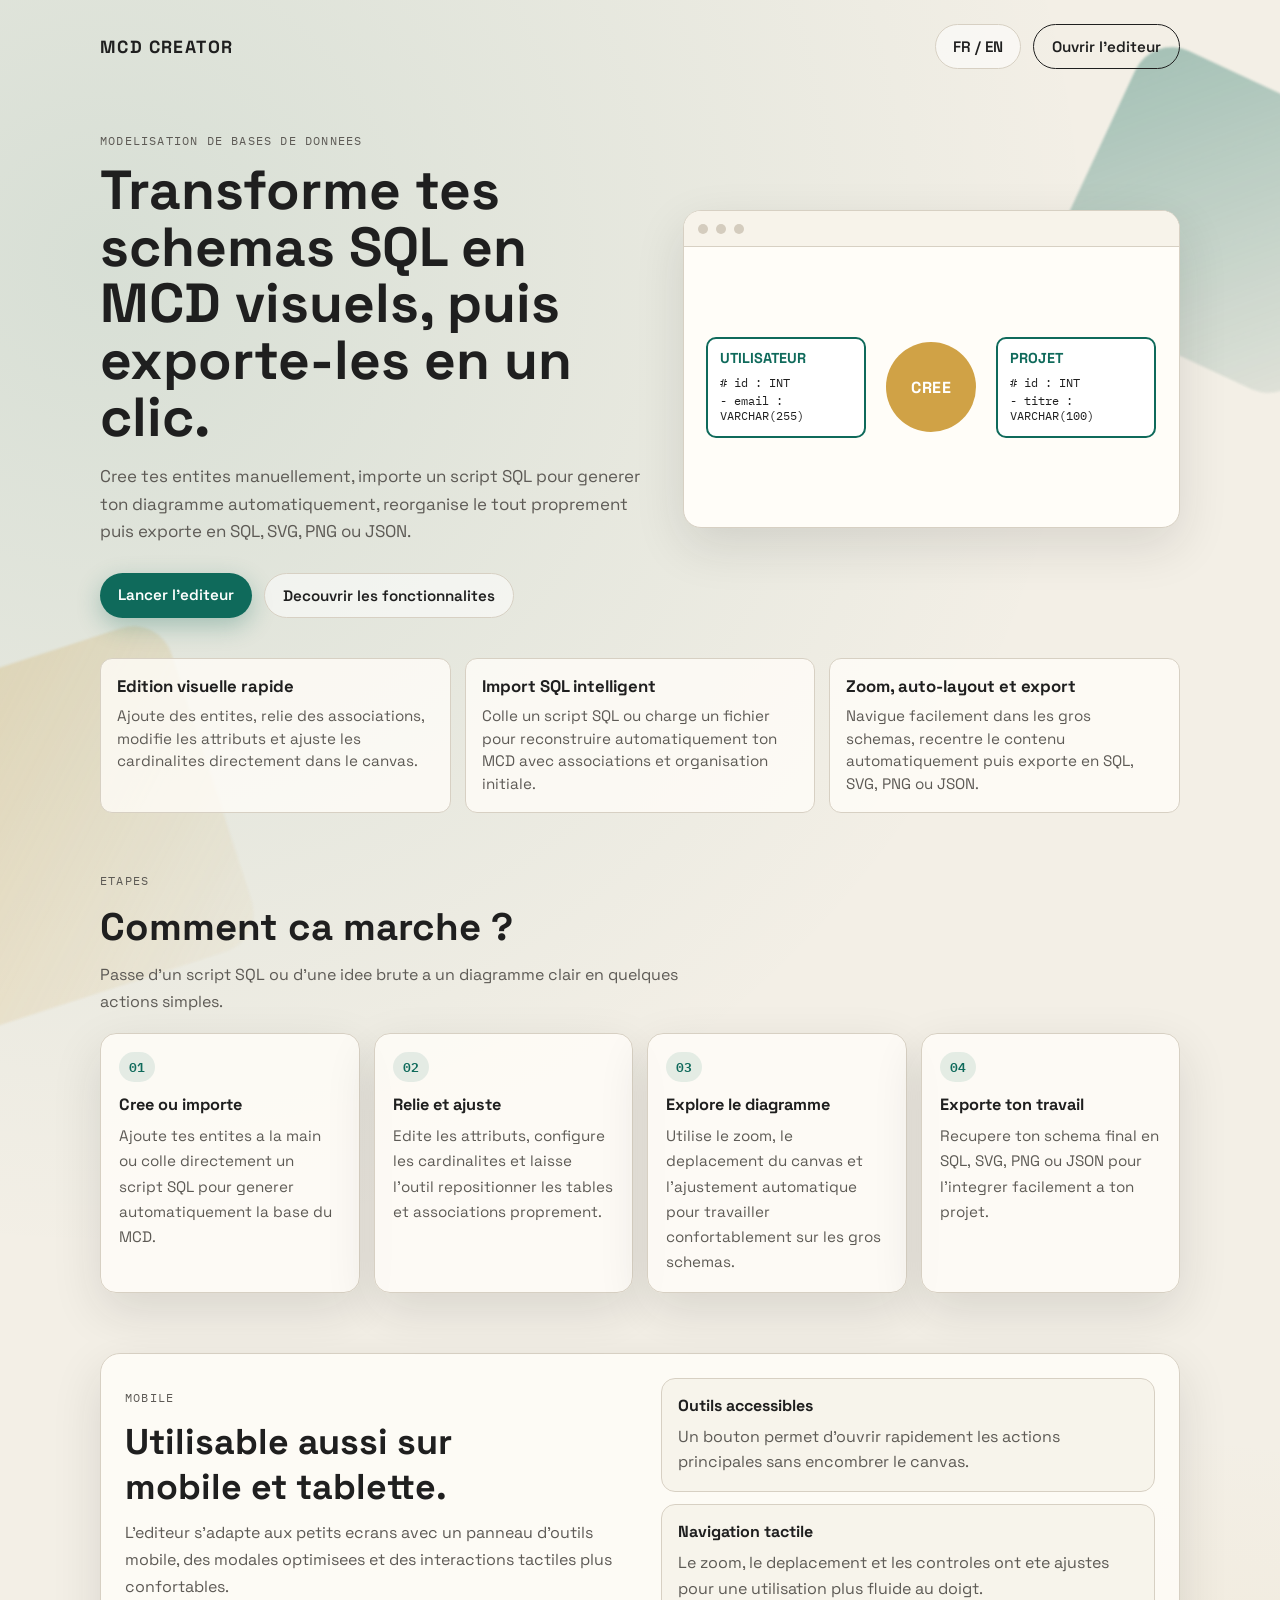
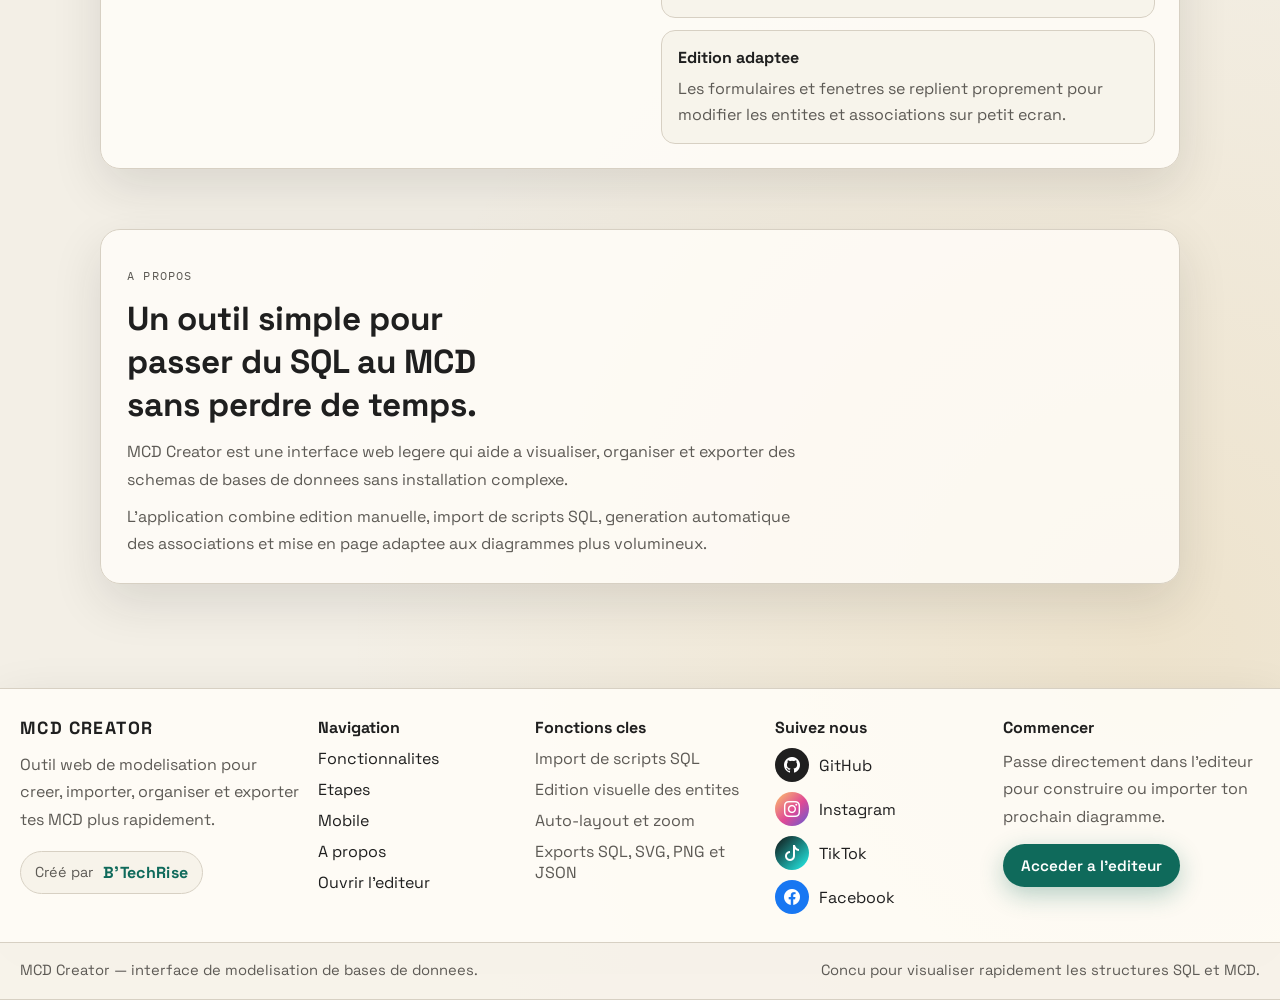
<file: index.html>
<!DOCTYPE html>
<html lang="fr">
<head>
  <meta charset="UTF-8">
  <meta name="viewport" content="width=device-width, initial-scale=1.0">
  <title>MCD Creator - Accueil</title>
  <link rel="preconnect" href="https://fonts.googleapis.com">
  <link rel="preconnect" href="https://fonts.gstatic.com" crossorigin>
  <link href="https://fonts.googleapis.com/css2?family=Space+Grotesk:wght@400;500;700&family=IBM+Plex+Mono:wght@400;600&display=swap" rel="stylesheet">
  <link rel="stylesheet" href="https://cdn.jsdelivr.net/npm/bootstrap-icons@1.11.3/font/bootstrap-icons.min.css">
  <link rel="stylesheet" href="landing.css">
</head>
<body>
  <div class="bg-shape shape-a"></div>
  <div class="bg-shape shape-b"></div>

  <header class="topbar">
    <div class="brand">MCD Creator</div>
    <div class="topbar-actions">
      <button id="lang-toggle" class="btn btn-ghost btn-lang" type="button">FR / EN</button>
      <a class="btn btn-outline" href="editor.html" data-i18n="openEditor">Ouvrir l'editeur</a>
    </div>
  </header>

  <main class="hero">
    <section class="hero-content">
      <p class="eyebrow" data-i18n="eyebrow">Modelisation de bases de donnees</p>
      <h1 data-i18n="heroTitle">Transforme tes schemas SQL en MCD visuels, puis exporte-les en un clic.</h1>
      <p class="lead" data-i18n="heroLead">
        Cree tes entites manuellement, importe un script SQL pour generer ton diagramme automatiquement, reorganise le tout proprement puis exporte en SQL, SVG, PNG ou JSON.
      </p>
      <div class="hero-actions">
        <a class="btn btn-primary" href="editor.html" data-i18n="launchEditor">Lancer l'editeur</a>
        <a class="btn btn-ghost" href="#features" data-i18n="discoverFeatures">Decouvrir les fonctionnalites</a>
      </div>
    </section>

    <section class="mockup" aria-label="Apercu du projet">
      <div class="mockup-header">
        <span></span><span></span><span></span>
      </div>
      <div class="mockup-body">
        <div class="mock-card">
          <h3 data-i18n="mockUser">UTILISATEUR</h3>
          <p># id : INT</p>
          <p>- email : VARCHAR(255)</p>
        </div>
        <div class="mock-diamond" data-i18n="mockRelation">CREE</div>
        <div class="mock-card">
          <h3 data-i18n="mockProject">PROJET</h3>
          <p># id : INT</p>
          <p data-i18n="mockProjectField">- titre : VARCHAR(100)</p>
        </div>
      </div>
    </section>
  </main>

  <section id="features" class="features">
    <article>
      <h2 data-i18n="feature1Title">Edition visuelle rapide</h2>
      <p data-i18n="feature1Text">Ajoute des entites, relie des associations, modifie les attributs et ajuste les cardinalites directement dans le canvas.</p>
    </article>
    <article>
      <h2 data-i18n="feature2Title">Import SQL intelligent</h2>
      <p data-i18n="feature2Text">Colle un script SQL ou charge un fichier pour reconstruire automatiquement ton MCD avec associations et organisation initiale.</p>
    </article>
    <article>
      <h2 data-i18n="feature3Title">Zoom, auto-layout et export</h2>
      <p data-i18n="feature3Text">Navigue facilement dans les gros schemas, recentre le contenu automatiquement puis exporte en SQL, SVG, PNG ou JSON.</p>
    </article>
  </section>

  <section id="steps" class="steps">
    <div class="steps-intro">
      <p class="eyebrow" data-i18n="stepsEyebrow">Etapes</p>
      <h2 data-i18n="stepsTitle">Comment ca marche ?</h2>
      <p class="steps-lead" data-i18n="stepsLead">Passe d'un script SQL ou d'une idee brute a un diagramme clair en quelques actions simples.</p>
    </div>

    <div class="steps-grid">
      <article class="step-card">
        <span class="step-index">01</span>
        <h3 data-i18n="step1Title">Cree ou importe</h3>
        <p data-i18n="step1Text">Ajoute tes entites a la main ou colle directement un script SQL pour generer automatiquement la base du MCD.</p>
      </article>
      <article class="step-card">
        <span class="step-index">02</span>
        <h3 data-i18n="step2Title">Relie et ajuste</h3>
        <p data-i18n="step2Text">Edite les attributs, configure les cardinalites et laisse l'outil repositionner les tables et associations proprement.</p>
      </article>
      <article class="step-card">
        <span class="step-index">03</span>
        <h3 data-i18n="step3Title">Explore le diagramme</h3>
        <p data-i18n="step3Text">Utilise le zoom, le deplacement du canvas et l'ajustement automatique pour travailler confortablement sur les gros schemas.</p>
      </article>
      <article class="step-card">
        <span class="step-index">04</span>
        <h3 data-i18n="step4Title">Exporte ton travail</h3>
        <p data-i18n="step4Text">Recupere ton schema final en SQL, SVG, PNG ou JSON pour l'integrer facilement a ton projet.</p>
      </article>
    </div>
  </section>

  <section id="mobile" class="mobile-section">
    <div class="mobile-card">
      <div class="mobile-copy">
        <p class="eyebrow" data-i18n="mobileEyebrow">Mobile</p>
        <h2 data-i18n="mobileTitle">Utilisable aussi sur mobile et tablette.</h2>
        <p class="mobile-lead" data-i18n="mobileLead">L'editeur s'adapte aux petits ecrans avec un panneau d'outils mobile, des modales optimisees et des interactions tactiles plus confortables.</p>
      </div>

      <div class="mobile-points">
        <article>
          <h3 data-i18n="mobilePoint1Title">Outils accessibles</h3>
          <p data-i18n="mobilePoint1Text">Un bouton permet d'ouvrir rapidement les actions principales sans encombrer le canvas.</p>
        </article>
        <article>
          <h3 data-i18n="mobilePoint2Title">Navigation tactile</h3>
          <p data-i18n="mobilePoint2Text">Le zoom, le deplacement et les controles ont ete ajustes pour une utilisation plus fluide au doigt.</p>
        </article>
        <article>
          <h3 data-i18n="mobilePoint3Title">Edition adaptee</h3>
          <p data-i18n="mobilePoint3Text">Les formulaires et fenetres se replient proprement pour modifier les entites et associations sur petit ecran.</p>
        </article>
      </div>
    </div>
  </section>

  <section id="about" class="about">
    <div class="about-card">
      <p class="eyebrow" data-i18n="aboutEyebrow">A propos</p>
      <h2 data-i18n="aboutTitle">Un outil simple pour passer du SQL au MCD sans perdre de temps.</h2>
      <p data-i18n="aboutText1">MCD Creator est une interface web legere qui aide a visualiser, organiser et exporter des schemas de bases de donnees sans installation complexe.</p>
      <p data-i18n="aboutText2">L'application combine edition manuelle, import de scripts SQL, generation automatique des associations et mise en page adaptee aux diagrammes plus volumineux.</p>
    </div>
  </section>

  <footer class="site-footer">
    <div class="footer-grid">
      <section class="footer-brand-block">
        <div class="brand footer-brand">MCD Creator</div>
        <p class="footer-text" data-i18n="footerBrandText">Outil web de modelisation pour creer, importer, organiser et exporter tes MCD plus rapidement.</p>
        <div class="footer-signature">
          <span class="footer-signature-label" data-i18n="footerSignatureLabel">Créé par</span>
          <a class="footer-signature-link" href="https://btechrise.fr/">B'TechRise</a>
        </div>
      </section>

      <section>
        <h3 class="footer-title" data-i18n="footerNavTitle">Navigation</h3>
        <nav class="footer-links" aria-label="Footer navigation">
          <a href="#features" data-i18n="footerLinkFeatures">Fonctionnalites</a>
          <a href="#steps" data-i18n="footerLinkSteps">Etapes</a>
          <a href="#mobile" data-i18n="footerLinkMobile">Mobile</a>
          <a href="#about" data-i18n="footerLinkAbout">A propos</a>
          <a href="editor.html" data-i18n="footerLinkEditor">Ouvrir l'editeur</a>
        </nav>
      </section>

      <section>
        <h3 class="footer-title" data-i18n="footerToolsTitle">Fonctions cles</h3>
        <ul class="footer-list">
          <li data-i18n="footerTool1">Import de scripts SQL</li>
          <li data-i18n="footerTool2">Edition visuelle des entites</li>
          <li data-i18n="footerTool3">Auto-layout et zoom</li>
          <li data-i18n="footerTool4">Exports SQL, SVG, PNG et JSON</li>
        </ul>
      </section>

      <section>
        <h3 class="footer-title" data-i18n="footerFollowTitle">Suivez nous</h3>
        <div class="footer-links footer-socials">
          <a href="https://github.com/bameme-sy/B-MCD-Creat" target="_blank" rel="noreferrer" aria-label="GitHub">
            <span class="social-badge social-github"><i class="bi bi-github" aria-hidden="true"></i></span>
            <span>GitHub</span>
          </a>
          <a href="https://www.instagram.com/" target="_blank" rel="noreferrer" aria-label="Instagram">
            <span class="social-badge social-instagram"><i class="bi bi-instagram" aria-hidden="true"></i></span>
            <span>Instagram</span>
          </a>
          <a href="https://www.tiktok.com/" target="_blank" rel="noreferrer" aria-label="TikTok">
            <span class="social-badge social-tiktok"><i class="bi bi-tiktok" aria-hidden="true"></i></span>
            <span>TikTok</span>
          </a>
          <a href="https://www.facebook.com/" target="_blank" rel="noreferrer" aria-label="Facebook">
            <span class="social-badge social-facebook"><i class="bi bi-facebook" aria-hidden="true"></i></span>
            <span>Facebook</span>
          </a>
        </div>
      </section>

      <section>
        <h3 class="footer-title" data-i18n="footerCtaTitle">Commencer</h3>
        <p class="footer-text" data-i18n="footerCtaText">Passe directement dans l'editeur pour construire ou importer ton prochain diagramme.</p>
        <a class="btn btn-primary footer-cta" href="editor.html" data-i18n="footerCtaButton">Acceder a l'editeur</a>
      </section>
    </div>

    <div class="footer-bottom">
      <p data-i18n="footerBottomLeft">MCD Creator — interface de modelisation de bases de donnees.</p>
      <p data-i18n="footerBottomRight">Concu pour visualiser rapidement les structures SQL et MCD.</p>
    </div>
  </footer>

  <script>
    const translations = {
      fr: {
        title: 'MCD Creator - Accueil',
        openEditor: "Ouvrir l'editeur",
        eyebrow: 'Modelisation de bases de donnees',
        heroTitle: 'Transforme tes schemas SQL en MCD visuels, puis exporte-les en un clic.',
        heroLead: 'Cree tes entites manuellement, importe un script SQL pour generer ton diagramme automatiquement, reorganise le tout proprement puis exporte en SQL, SVG, PNG ou JSON.',
        launchEditor: "Lancer l'editeur",
        discoverFeatures: 'Decouvrir les fonctionnalites',
        mockUser: 'UTILISATEUR',
        mockRelation: 'CREE',
        mockProject: 'PROJET',
        mockProjectField: '- titre : VARCHAR(100)',
        feature1Title: 'Edition visuelle rapide',
        feature1Text: 'Ajoute des entites, relie des associations, modifie les attributs et ajuste les cardinalites directement dans le canvas.',
        feature2Title: 'Import SQL intelligent',
        feature2Text: 'Colle un script SQL ou charge un fichier pour reconstruire automatiquement ton MCD avec associations et organisation initiale.',
        feature3Title: 'Zoom, auto-layout et export',
        feature3Text: 'Navigue facilement dans les gros schemas, recentre le contenu automatiquement puis exporte en SQL, SVG, PNG ou JSON.',
        aboutEyebrow: 'A propos',
        aboutTitle: 'Un outil simple pour passer du SQL au MCD sans perdre de temps.',
        aboutText1: 'MCD Creator est une interface web legere qui aide a visualiser, organiser et exporter des schemas de bases de donnees sans installation complexe.',
        aboutText2: 'L\'application combine edition manuelle, import de scripts SQL, generation automatique des associations et mise en page adaptee aux diagrammes plus volumineux.',
        footerBrandText: 'Outil web de modelisation pour creer, importer, organiser et exporter tes MCD plus rapidement.',
        footerNavTitle: 'Navigation',
        footerLinkFeatures: 'Fonctionnalites',
        footerLinkSteps: 'Etapes',
        footerLinkMobile: 'Mobile',
        footerLinkAbout: 'A propos',
        footerLinkEditor: "Ouvrir l'editeur",
        stepsEyebrow: 'Etapes',
        stepsTitle: 'Comment ca marche ?',
        stepsLead: "Passe d'un script SQL ou d'une idee brute a un diagramme clair en quelques actions simples.",
        step1Title: 'Cree ou importe',
        step1Text: 'Ajoute tes entites a la main ou colle directement un script SQL pour generer automatiquement la base du MCD.',
        step2Title: 'Relie et ajuste',
        step2Text: "Edite les attributs, configure les cardinalites et laisse l'outil repositionner les tables et associations proprement.",
        step3Title: 'Explore le diagramme',
        step3Text: "Utilise le zoom, le deplacement du canvas et l'ajustement automatique pour travailler confortablement sur les gros schemas.",
        step4Title: 'Exporte ton travail',
        step4Text: "Recupere ton schema final en SQL, SVG, PNG ou JSON pour l'integrer facilement a ton projet.",
        mobileEyebrow: 'Mobile',
        mobileTitle: 'Utilisable aussi sur mobile et tablette.',
        mobileLead: "L'editeur s'adapte aux petits ecrans avec un panneau d'outils mobile, des modales optimisees et des interactions tactiles plus confortables.",
        mobilePoint1Title: 'Outils accessibles',
        mobilePoint1Text: "Un bouton permet d'ouvrir rapidement les actions principales sans encombrer le canvas.",
        mobilePoint2Title: 'Navigation tactile',
        mobilePoint2Text: 'Le zoom, le deplacement et les controles ont ete ajustes pour une utilisation plus fluide au doigt.',
        mobilePoint3Title: 'Edition adaptee',
        mobilePoint3Text: 'Les formulaires et fenetres se replient proprement pour modifier les entites et associations sur petit ecran.',
        footerSignatureLabel: 'Créé par',
        footerToolsTitle: 'Fonctions cles',
        footerTool1: 'Import de scripts SQL',
        footerTool2: 'Edition visuelle des entites',
        footerTool3: 'Auto-layout et zoom',
        footerTool4: 'Exports SQL, SVG, PNG et JSON',
        footerFollowTitle: 'Suivez nous',
        footerCtaTitle: 'Commencer',
        footerCtaText: "Passe directement dans l'editeur pour construire ou importer ton prochain diagramme.",
        footerCtaButton: "Acceder a l'editeur",
        footerBottomLeft: 'MCD Creator — interface de modelisation de bases de donnees.',
        footerBottomRight: 'Concu pour visualiser rapidement les structures SQL et MCD.',
        langLabel: 'FR / EN'
      },
      en: {
        title: 'MCD Creator - Home',
        openEditor: 'Open editor',
        eyebrow: 'Database modeling',
        heroTitle: 'Turn your SQL schemas into visual ER models and export them in one click.',
        heroLead: 'Create entities manually, import an SQL script to generate your diagram automatically, organize everything neatly, then export to SQL, SVG, PNG, or JSON.',
        launchEditor: 'Launch editor',
        discoverFeatures: 'Explore features',
        mockUser: 'USER',
        mockRelation: 'CREATES',
        mockProject: 'PROJECT',
        mockProjectField: '- title : VARCHAR(100)',
        feature1Title: 'Fast visual editing',
        feature1Text: 'Add entities, connect associations, edit attributes, and fine-tune cardinalities directly on the canvas.',
        feature2Title: 'Smart SQL import',
        feature2Text: 'Paste a SQL script or load a file to automatically rebuild your MCD with associations and an initial layout.',
        feature3Title: 'Zoom, auto-layout, and export',
        feature3Text: 'Navigate large schemas easily, recenter the content automatically, then export to SQL, SVG, PNG, or JSON.',
        aboutEyebrow: 'About',
        aboutTitle: 'A simple tool to go from SQL to MCD without losing time.',
        aboutText1: 'MCD Creator is a lightweight web interface that helps you visualize, organize, and export database schemas without any heavy setup.',
        aboutText2: 'The application combines manual editing, SQL script import, automatic association generation, and layouts adapted to larger diagrams.',
        footerBrandText: 'A web modeling tool to create, import, organize, and export your MCD diagrams faster.',
        footerNavTitle: 'Navigation',
        footerLinkFeatures: 'Features',
        footerLinkSteps: 'Steps',
        footerLinkMobile: 'Mobile',
        footerLinkAbout: 'About',
        footerLinkEditor: 'Open editor',
        stepsEyebrow: 'Steps',
        stepsTitle: 'How does it work?',
        stepsLead: 'Go from a raw SQL script or rough idea to a clean diagram in just a few simple actions.',
        step1Title: 'Create or import',
        step1Text: 'Add your entities manually or paste an SQL script to automatically generate the base structure of the diagram.',
        step2Title: 'Connect and refine',
        step2Text: 'Edit attributes, set cardinalities, and let the tool reposition tables and associations neatly.',
        step3Title: 'Explore the diagram',
        step3Text: 'Use zoom, canvas panning, and automatic fitting to work comfortably on larger schemas.',
        step4Title: 'Export your work',
        step4Text: 'Download the final schema as SQL, SVG, PNG, or JSON so it fits easily into your project.',
        mobileEyebrow: 'Mobile',
        mobileTitle: 'Also usable on mobile and tablet.',
        mobileLead: 'The editor adapts to smaller screens with a mobile tools panel, optimized modals, and more comfortable touch interactions.',
        mobilePoint1Title: 'Accessible tools',
        mobilePoint1Text: 'A dedicated button opens the main actions quickly without cluttering the canvas.',
        mobilePoint2Title: 'Touch navigation',
        mobilePoint2Text: 'Zoom, panning, and controls were refined for smoother finger-based interaction.',
        mobilePoint3Title: 'Adapted editing',
        mobilePoint3Text: 'Forms and panels fold cleanly so entities and associations stay easy to edit on smaller screens.',
        footerSignatureLabel: 'Created by',
        footerToolsTitle: 'Key features',
        footerTool1: 'SQL script import',
        footerTool2: 'Visual entity editing',
        footerTool3: 'Auto-layout and zoom',
        footerTool4: 'SQL, SVG, PNG, and JSON exports',
        footerFollowTitle: 'Follow us',
        footerCtaTitle: 'Get started',
        footerCtaText: 'Jump straight into the editor to build or import your next diagram.',
        footerCtaButton: 'Open the editor',
        footerBottomLeft: 'MCD Creator — database modeling interface.',
        footerBottomRight: 'Designed to visualize SQL and MCD structures quickly.',
        langLabel: 'EN / FR'
      }
    };

    const langButton = document.getElementById('lang-toggle');
    const savedLang = localStorage.getItem('mcd-landing-lang');
    let currentLang = savedLang === 'en' ? 'en' : 'fr';

    function applyTranslations(lang) {
      const dict = translations[lang] ?? translations.fr;
      document.documentElement.lang = lang;
      document.title = dict.title;
      document.querySelectorAll('[data-i18n]').forEach(node => {
        const key = node.dataset.i18n;
        if (dict[key]) node.textContent = dict[key];
      });
      langButton.textContent = dict.langLabel;
      localStorage.setItem('mcd-landing-lang', lang);
    }

    langButton.addEventListener('click', () => {
      currentLang = currentLang === 'fr' ? 'en' : 'fr';
      applyTranslations(currentLang);
    });

    applyTranslations(currentLang);
  </script>
</body>
</html>
</file>
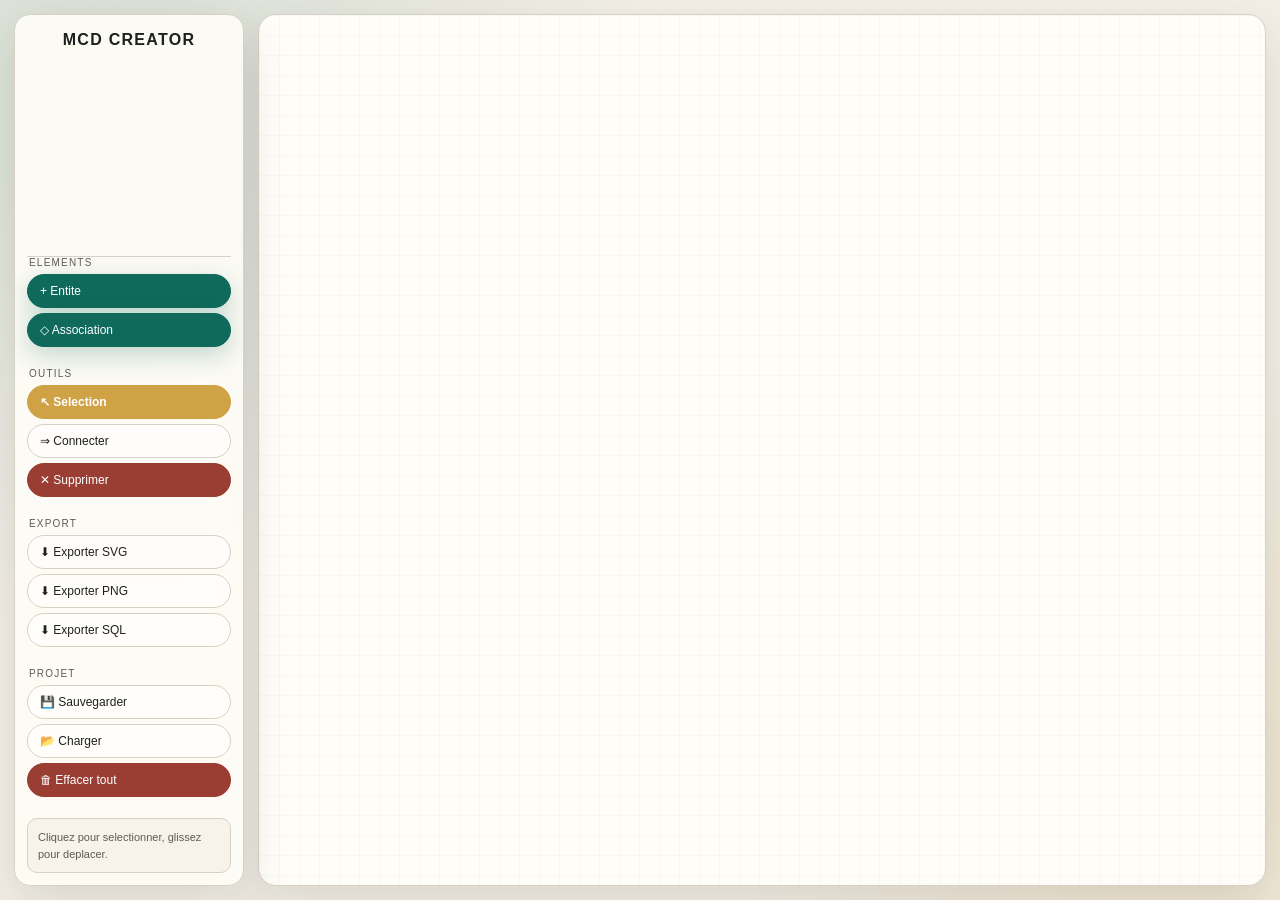
<file: editor.html>
<!DOCTYPE html>
<html lang="fr">
<head>
  <meta charset="UTF-8">
  <meta name="viewport" content="width=device-width, initial-scale=1.0">
  <title>MCD Creator - Editeur</title>
  <link rel="stylesheet" href="style.css">
</head>
<body>
  <div id="app">

    <aside id="sidebar">
      <div class="sidebar-title">
        <a href="index.html">MCD Creator</a>
      </div>

      <div class="sidebar-section">
        <div class="section-title">Elements</div>
        <button id="btn-add-entity" class="btn btn-primary">+ Entite</button>
        <button id="btn-add-association" class="btn btn-primary">◇ Association</button>
      </div>

      <div class="sidebar-section">
        <div class="section-title">Outils</div>
        <button class="btn tool-btn active" data-tool="select">↖ Selection</button>
        <button class="btn tool-btn" data-tool="connect">⇒ Connecter</button>
        <button class="btn tool-btn btn-danger" data-tool="delete">✕ Supprimer</button>
      </div>

      <div class="sidebar-section">
        <div class="section-title">Export</div>
        <button id="btn-export-svg" class="btn">⬇ Exporter SVG</button>
        <button id="btn-export-png" class="btn">⬇ Exporter PNG</button>
        <button id="btn-export-sql" class="btn">⬇ Exporter SQL</button>
      </div>

      <div class="sidebar-section">
        <div class="section-title">Projet</div>
        <button id="btn-save-json" class="btn">💾 Sauvegarder</button>
        <button id="btn-load-json" class="btn">📂 Charger</button>
        <input type="file" id="file-input" accept=".json" style="display:none">
        <button id="btn-clear" class="btn btn-danger">🗑 Effacer tout</button>
      </div>

      <div id="tool-hint-box">
        <span id="tool-hint">Cliquez pour selectionner, glissez pour deplacer.</span>
      </div>
    </aside>

    <div id="canvas-container">
      <svg id="canvas" xmlns="http://www.w3.org/2000/svg">
        <defs>
          <pattern id="grid" width="20" height="20" patternUnits="userSpaceOnUse">
            <path d="M 20 0 L 0 0 0 20" fill="none" stroke="#dde3f0" stroke-width="0.5"/>
          </pattern>
          <style>
            .entity-header    { fill: #4962d0; }
            .entity-body      { fill: #ffffff; stroke: #4962d0; stroke-width: 2; }
            .entity-name-text { fill: #ffffff; font-weight: bold; font-size: 13px;
                                font-family: -apple-system, Arial, sans-serif;
                                text-anchor: middle; dominant-baseline: central;
                                pointer-events: none; }
            .entity-attr-text { fill: #333; font-size: 12px;
                                font-family: -apple-system, Arial, sans-serif;
                                dominant-baseline: central; pointer-events: none; }
            .entity-pk-text   { fill: #4962d0; font-size: 12px; font-weight: bold;
                                font-family: -apple-system, Arial, sans-serif;
                                dominant-baseline: central; pointer-events: none; }
            .entity-divider   { stroke: #c5ccf0; stroke-width: 1; }
            .assoc-diamond    { fill: #27ae60; }
            .assoc-text       { fill: #ffffff; font-weight: bold; font-size: 11px;
                                font-family: -apple-system, Arial, sans-serif;
                                text-anchor: middle; dominant-baseline: central;
                                pointer-events: none; }
            .conn-line        { stroke: #555; stroke-width: 1.5; }
            .card-text        { fill: #c0392b; font-size: 11px; font-weight: bold;
                                font-family: -apple-system, Arial, sans-serif;
                                text-anchor: middle; pointer-events: none; }
            .entity-group.selected .entity-body   { stroke: #f39c12; stroke-width: 2.5; }
            .entity-group.selected .entity-header { fill: #e67e22; }
            .assoc-group.selected .assoc-diamond  { fill: #e67e22; }
            .entity-group.highlight .entity-header { fill: #8e44ad; }
            .assoc-group.highlight .assoc-diamond  { fill: #8e44ad; }
          </style>
        </defs>
        <rect id="canvas-bg" width="100%" height="100%" fill="url(#grid)"/>
        <g id="connections-layer"></g>
        <g id="elements-layer"></g>
      </svg>
    </div>

    <div id="modal-entity" class="modal hidden">
      <div class="modal-overlay" data-close="modal-entity"></div>
      <div class="modal-box">
        <h2>Editer l'entite</h2>
        <div class="form-group">
          <label>Nom de l'entite</label>
          <input type="text" id="entity-name-input" placeholder="Ex : CLIENT">
        </div>
        <div class="form-group">
          <label>Attributs</label>
          <div id="attributes-list"></div>
          <button id="btn-add-attr" class="btn btn-sm" style="margin-top:6px">+ Ajouter un attribut</button>
        </div>
        <div class="modal-footer">
          <button id="btn-entity-cancel" class="btn">Annuler</button>
          <button id="btn-entity-save" class="btn btn-primary">Sauvegarder</button>
        </div>
      </div>
    </div>

    <div id="modal-assoc" class="modal hidden">
      <div class="modal-overlay" data-close="modal-assoc"></div>
      <div class="modal-box">
        <h2>Editer l'association</h2>
        <div class="form-group">
          <label>Nom de l'association</label>
          <input type="text" id="assoc-name-input" placeholder="Ex : PASSE">
        </div>
        <div id="assoc-connections-list"></div>
        <div class="modal-footer">
          <button id="btn-assoc-cancel" class="btn">Annuler</button>
          <button id="btn-assoc-save" class="btn btn-primary">Sauvegarder</button>
        </div>
      </div>
    </div>

    <div id="modal-cardinality" class="modal hidden">
      <div class="modal-overlay" data-close="modal-cardinality"></div>
      <div class="modal-box small">
        <h2>Cardinalite</h2>
        <div class="form-group">
          <label>Choisir la cardinalite</label>
          <select id="cardinality-select">
            <option value="0,1">0,1</option>
            <option value="1,1" selected>1,1</option>
            <option value="0,N">0,N</option>
            <option value="1,N">1,N</option>
          </select>
        </div>
        <div class="modal-footer">
          <button id="btn-card-cancel" class="btn">Annuler</button>
          <button id="btn-card-ok" class="btn btn-primary">Confirmer</button>
        </div>
      </div>
    </div>

    <div id="modal-sql" class="modal hidden">
      <div class="modal-overlay" data-close="modal-sql"></div>
      <div class="modal-box large">
        <h2>Export SQL</h2>
        <textarea id="sql-output" readonly></textarea>
        <div class="modal-footer">
          <button id="btn-sql-close" class="btn">Fermer</button>
          <button id="btn-sql-download" class="btn">⬇ Telecharger</button>
          <button id="btn-sql-copy" class="btn btn-primary">📋 Copier</button>
        </div>
      </div>
    </div>

  </div>
  <script src="app.js"></script>
</body>
</html>
</file>
<file: landing.css>
:root {
  --bg: #f3efe6;
  --text: #1f1f1f;
  --muted: #5d5a55;
  --accent: #0f6a5b;
  --accent-dark: #0b4f44;
  --panel: #fffdf8;
  --line: #d7d0c3;
  --shadow: 0 18px 50px rgba(31, 31, 31, 0.12);
}

* {
  box-sizing: border-box;
}

html,
body {
  margin: 0;
  padding: 0;
  min-height: 100%;
}

body {
  font-family: 'Space Grotesk', sans-serif;
  color: var(--text);
  background:
    radial-gradient(circle at 8% 10%, rgba(15, 106, 91, 0.12), transparent 38%),
    radial-gradient(circle at 90% 86%, rgba(208, 162, 70, 0.16), transparent 32%),
    var(--bg);
  position: relative;
  overflow-x: hidden;
}

.bg-shape {
  position: fixed;
  z-index: -1;
  border-radius: 40px;
  filter: blur(1px);
}

.shape-a {
  width: 280px;
  height: 280px;
  top: 80px;
  right: -80px;
  background: linear-gradient(135deg, rgba(15, 106, 91, 0.35), rgba(11, 79, 68, 0.08));
  transform: rotate(25deg);
}

.shape-b {
  width: 340px;
  height: 340px;
  left: -120px;
  bottom: -100px;
  background: linear-gradient(135deg, rgba(208, 162, 70, 0.3), rgba(208, 162, 70, 0.04));
  transform: rotate(-18deg);
}

.topbar {
  max-width: 1120px;
  margin: 0 auto;
  padding: 24px 20px;
  display: flex;
  justify-content: space-between;
  align-items: center;
}

.topbar-actions {
  display: flex;
  align-items: center;
  gap: 12px;
}

.brand {
  font-size: 1.1rem;
  letter-spacing: 0.08em;
  font-weight: 700;
  text-transform: uppercase;
}

.hero {
  max-width: 1120px;
  margin: 0 auto;
  padding: 28px 20px 20px;
  display: grid;
  gap: 36px;
  grid-template-columns: 1.1fr 1fr;
  align-items: center;
}

.eyebrow {
  font-family: 'IBM Plex Mono', monospace;
  text-transform: uppercase;
  letter-spacing: 0.1em;
  color: var(--muted);
  font-size: 0.75rem;
  margin-bottom: 14px;
}

.hero-content h1 {
  margin: 0;
  font-size: clamp(2rem, 4.3vw, 3.8rem);
  line-height: 1.03;
  max-width: 16ch;
}

.lead {
  margin: 18px 0 0;
  max-width: 54ch;
  color: var(--muted);
  font-size: 1.06rem;
  line-height: 1.6;
}

.hero-actions {
  margin-top: 28px;
  display: flex;
  flex-wrap: wrap;
  gap: 12px;
}

.btn {
  text-decoration: none;
  border-radius: 999px;
  padding: 12px 18px;
  font-weight: 600;
  font-family: inherit;
  font-size: 0.95rem;
  transition: transform 0.16s ease, box-shadow 0.18s ease, background 0.2s ease;
}

button.btn {
  cursor: pointer;
}

.btn:hover {
  transform: translateY(-2px);
}

.btn-primary {
  background: var(--accent);
  color: #fff;
  box-shadow: 0 8px 24px rgba(15, 106, 91, 0.3);
}

.btn-primary:hover {
  background: var(--accent-dark);
}

.btn-ghost {
  color: var(--text);
  border: 1px solid var(--line);
  background: rgba(255, 255, 255, 0.55);
}

.btn-outline {
  color: var(--text);
  border: 1px solid var(--text);
}

.btn-lang {
  padding-inline: 16px;
  min-width: 86px;
}

.mockup {
  background: var(--panel);
  border: 1px solid var(--line);
  border-radius: 18px;
  box-shadow: var(--shadow);
  overflow: hidden;
  animation: pop-in 0.7s ease;
}

.mockup-header {
  height: 36px;
  border-bottom: 1px solid var(--line);
  display: flex;
  align-items: center;
  gap: 8px;
  padding-left: 14px;
  background: #f7f3ea;
}

.mockup-header span {
  width: 10px;
  height: 10px;
  border-radius: 50%;
  background: #d4ccbe;
}

.mockup-body {
  min-height: 280px;
  padding: 20px;
  display: flex;
  align-items: center;
  justify-content: center;
  gap: 20px;
}

.mock-card {
  width: 160px;
  background: #fff;
  border: 2px solid #0f6a5b;
  border-radius: 10px;
  padding: 10px 12px;
}

.mock-card h3 {
  margin: 0 0 8px;
  color: #0f6a5b;
  font-size: 0.9rem;
}

.mock-card p {
  margin: 3px 0;
  font-family: 'IBM Plex Mono', monospace;
  font-size: 0.75rem;
}

.mock-diamond {
  width: 90px;
  height: 90px;
  display: grid;
  place-items: center;
  border-radius: 50%;
  background: #d0a246;
  color: #fff;
  font-weight: 700;
  letter-spacing: 0.04em;
}

.features {
  max-width: 1120px;
  margin: 20px auto 60px;
  padding: 0 20px;
  display: grid;
  gap: 14px;
  grid-template-columns: repeat(3, minmax(0, 1fr));
}

.features article {
  background: rgba(255, 253, 248, 0.8);
  border: 1px solid var(--line);
  border-radius: 12px;
  padding: 16px;
}

.features h2 {
  margin: 0 0 8px;
  font-size: 1.05rem;
}

.features p {
  margin: 0;
  color: var(--muted);
  line-height: 1.5;
  font-size: 0.95rem;
}

.steps {
  max-width: 1120px;
  margin: 0 auto 60px;
  padding: 0 20px;
}

.steps-intro {
  margin-bottom: 18px;
}

.steps-intro h2 {
  margin: 0 0 10px;
  font-size: clamp(1.6rem, 3vw, 2.6rem);
}

.steps-lead {
  margin: 0;
  max-width: 62ch;
  color: var(--muted);
  line-height: 1.7;
}

.steps-grid {
  display: grid;
  grid-template-columns: repeat(4, minmax(0, 1fr));
  gap: 14px;
}

.step-card {
  background: rgba(255, 253, 248, 0.82);
  border: 1px solid var(--line);
  border-radius: 16px;
  padding: 18px;
  box-shadow: var(--shadow);
}

.step-index {
  display: inline-flex;
  margin-bottom: 12px;
  padding: 4px 10px;
  border-radius: 999px;
  background: rgba(15, 106, 91, 0.1);
  color: var(--accent);
  font-family: 'IBM Plex Mono', monospace;
  font-size: 0.8rem;
  font-weight: 600;
}

.step-card h3 {
  margin: 0 0 8px;
  font-size: 1.02rem;
}

.step-card p {
  margin: 0;
  color: var(--muted);
  line-height: 1.65;
  font-size: 0.95rem;
}

.mobile-section {
  max-width: 1120px;
  margin: 0 auto 60px;
  padding: 0 20px;
}

.mobile-card {
  display: grid;
  grid-template-columns: 1.05fr 1fr;
  gap: 18px;
  background: rgba(255, 253, 248, 0.84);
  border: 1px solid var(--line);
  border-radius: 20px;
  padding: 24px;
  box-shadow: var(--shadow);
}

.mobile-copy h2 {
  margin: 0 0 10px;
  font-size: clamp(1.6rem, 2.8vw, 2.5rem);
  max-width: 18ch;
}

.mobile-lead {
  margin: 0;
  color: var(--muted);
  line-height: 1.7;
  max-width: 58ch;
}

.mobile-points {
  display: grid;
  gap: 12px;
}

.mobile-points article {
  background: rgba(247, 243, 234, 0.9);
  border: 1px solid var(--line);
  border-radius: 14px;
  padding: 16px;
}

.mobile-points h3 {
  margin: 0 0 8px;
  font-size: 1rem;
}

.mobile-points p {
  margin: 0;
  color: var(--muted);
  line-height: 1.6;
}

.about {
  max-width: 1120px;
  margin: 0 auto 80px;
  padding: 0 20px;
}

.about-card {
  background: rgba(255, 253, 248, 0.82);
  border: 1px solid var(--line);
  border-radius: 20px;
  padding: 26px;
  box-shadow: var(--shadow);
}

.about-card h2 {
  margin: 0 0 12px;
  font-size: clamp(1.5rem, 2.6vw, 2.4rem);
  max-width: 18ch;
}

.about-card p:not(.eyebrow) {
  margin: 10px 0 0;
  max-width: 68ch;
  color: var(--muted);
  line-height: 1.7;
}

.site-footer {
  width: 100%;
  margin-top: 40px;
  padding-top: 24px;
}

.footer-grid {
  width: 100%;
  max-width: none;
  display: grid;
  grid-template-columns: 1.2fr 0.85fr 0.95fr 0.9fr 1.1fr;
  gap: 18px;
  background: rgba(255, 253, 248, 0.88);
  border-top: 1px solid var(--line);
  border-bottom: 1px solid var(--line);
  border-radius: 0;
  padding: 28px 20px;
  box-shadow: var(--shadow);
}

.footer-brand {
  margin-bottom: 12px;
}

.footer-title {
  margin: 0 0 10px;
  font-size: 1rem;
}

.footer-text {
  margin: 0;
  color: var(--muted);
  line-height: 1.7;
  max-width: 34ch;
}

.footer-signature {
  display: inline-flex;
  align-items: center;
  gap: 10px;
  margin-top: 18px;
  padding: 10px 14px;
  border: 1px solid var(--line);
  border-radius: 999px;
  background: rgba(247, 243, 234, 0.92);
  width: fit-content;
  max-width: 100%;
}

.footer-signature-label {
  color: var(--muted);
  font-size: 0.9rem;
}

.footer-signature-link {
  color: var(--accent);
  text-decoration: none;
  font-weight: 700;
  letter-spacing: 0.02em;
}

.footer-signature-link:hover {
  color: var(--accent-dark);
}

.footer-links,
.footer-list {
  display: flex;
  flex-direction: column;
  gap: 10px;
  margin: 0;
  padding: 0;
}

.footer-links a {
  color: var(--text);
  text-decoration: none;
}

.footer-links a:hover {
  color: var(--accent);
}

.footer-socials a {
  display: inline-flex;
  align-items: center;
  gap: 10px;
  min-height: 32px;
}

.social-badge {
  width: 34px;
  height: 34px;
  display: inline-flex;
  align-items: center;
  justify-content: center;
  border-radius: 50%;
  color: #fff;
  font-size: 1rem;
  flex-shrink: 0;
}

.social-badge i {
  font-size: 1rem;
  line-height: 1;
}

.social-github {
  background: #1f1f1f;
}

.social-instagram {
  background: linear-gradient(135deg, #fdc468, #df4996 55%, #5f5bd5);
}

.social-tiktok {
  background: linear-gradient(135deg, #111111, #25f4ee);
}

.social-facebook {
  background: #1877f2;
}

.footer-list {
  list-style: none;
  color: var(--muted);
}

.footer-cta {
  display: inline-flex;
  align-items: center;
  justify-content: center;
  margin-top: 14px;
}

.footer-bottom {
  display: flex;
  justify-content: space-between;
  gap: 16px;
  padding: 16px 20px 18px;
  border-bottom: 1px solid var(--line);
  border-top: none;
  border-radius: 0;
  background: rgba(247, 243, 234, 0.95);
}

.footer-bottom p {
  margin: 0;
  color: var(--muted);
  font-size: 0.92rem;
  line-height: 1.5;
}

@keyframes pop-in {
  from {
    opacity: 0;
    transform: translateY(16px) scale(0.985);
  }
  to {
    opacity: 1;
    transform: translateY(0) scale(1);
  }
}

@media (max-width: 920px) {
  .topbar {
    flex-direction: column;
    align-items: flex-start;
    gap: 14px;
  }

  .topbar-actions {
    flex-wrap: wrap;
  }

  .hero {
    grid-template-columns: 1fr;
  }

  .features {
    grid-template-columns: 1fr;
  }

  .steps-grid {
    grid-template-columns: 1fr 1fr;
  }

  .mobile-card {
    grid-template-columns: 1fr;
  }

  .footer-grid {
    grid-template-columns: 1fr 1fr;
  }

  .footer-bottom {
    flex-direction: column;
  }

  .mockup-body {
    flex-direction: column;
  }

  .about-card {
    padding: 22px;
  }
}

@media (max-width: 640px) {
  .steps-grid {
    grid-template-columns: 1fr;
  }

  .mobile-card {
    padding: 20px;
  }

  .footer-grid {
    grid-template-columns: 1fr;
    padding: 22px;
  }

  .footer-bottom {
    padding: 14px 22px 18px;
  }
}
</file>
<file: style.css>
:root {
  --bg: #f3efe6;
  --text: #1f1f1f;
  --muted: #5d5a55;
  --accent: #0f6a5b;
  --accent-dark: #0b4f44;
  --panel: #fffdf8;
  --line: #d7d0c3;
  --shadow: 0 18px 50px rgba(31, 31, 31, 0.12);
}

* {
  margin: 0;
  padding: 0;
  box-sizing: border-box;
}

body,
html {
  height: 100%;
  font-family: 'Space Grotesk', sans-serif;
  color: var(--text);
  background:
    radial-gradient(circle at 8% 10%, rgba(15, 106, 91, 0.12), transparent 38%),
    radial-gradient(circle at 90% 86%, rgba(208, 162, 70, 0.16), transparent 32%),
    var(--bg);
  overflow: hidden;
}

body.sidebar-open {
  overflow: hidden;
}

.bg-shape {
  position: fixed;
  z-index: 0;
  border-radius: 40px;
  filter: blur(1px);
  pointer-events: none;
}

.shape-a {
  width: 280px;
  height: 280px;
  top: 80px;
  right: -80px;
  background: linear-gradient(135deg, rgba(15, 106, 91, 0.35), rgba(11, 79, 68, 0.08));
  transform: rotate(25deg);
}

.shape-b {
  width: 340px;
  height: 340px;
  left: -120px;
  bottom: -100px;
  background: linear-gradient(135deg, rgba(208, 162, 70, 0.3), rgba(208, 162, 70, 0.04));
  transform: rotate(-18deg);
}

#app {
  display: flex;
  height: 100dvh;
  min-height: 100vh;
  position: relative;
  z-index: 1;
  padding: 14px;
  gap: 14px;
}

#mobile-sidebar-toggle,
#sidebar-close,
#sidebar-backdrop {
  display: none;
}

/* ============================
   Sidebar
   ============================ */
#sidebar {
  width: 230px;
  min-width: 230px;
  background: rgba(255, 253, 248, 0.88);
  color: var(--text);
  border: 1px solid var(--line);
  border-radius: 16px;
  backdrop-filter: blur(3px);
  display: flex;
  flex-direction: column;
  padding: 16px 12px 12px;
  gap: 0;
  overflow-y: auto;
  z-index: 10;
  box-shadow: var(--shadow);
}

.sidebar-head {
  display: flex;
  align-items: center;
  gap: 8px;
  margin-bottom: 14px;
}

.sidebar-title {
  font-size: 16px;
  font-weight: 700;
  color: var(--text);
  text-align: center;
  padding-bottom: 12px;
  border-bottom: 1px solid var(--line);
  margin-bottom: 0;
  flex: 1;
  letter-spacing: 0.08em;
  text-transform: uppercase;
}

#btn-lang-toggle {
  width: 42px;
  height: 32px;
  border: 1px solid var(--line);
  border-radius: 999px;
  background: rgba(255, 255, 255, 0.72);
  color: var(--text);
  font-size: 11px;
  font-weight: 700;
  letter-spacing: .04em;
  cursor: pointer;
  flex-shrink: 0;
}

#btn-lang-toggle:hover {
  background: rgba(15, 106, 91, 0.12);
  border-color: var(--accent);
  color: var(--accent-dark);
}

.sidebar-title a {
  color: inherit;
  text-decoration: none;
}

.sidebar-section {
  margin-bottom: 16px;
}

.section-title {
  font-size: 10px;
  text-transform: uppercase;
  letter-spacing: 1.2px;
  color: var(--muted);
  margin-bottom: 6px;
  padding-left: 2px;
}

/* ============================
   Buttons
   ============================ */
.btn {
  display: block;
  width: 100%;
  padding: 9px 12px;
  margin-bottom: 5px;
  border: 1px solid var(--line);
  border-radius: 999px;
  background: rgba(255, 255, 255, 0.6);
  color: var(--text);
  cursor: pointer;
  font-size: 12px;
  text-align: left;
  font-family: inherit;
  transition: transform 0.16s ease, box-shadow 0.18s ease, background 0.2s ease;
}

.btn:hover {
  transform: translateY(-1px);
  background: rgba(255, 255, 255, 0.95);
}

.btn:active {
  transform: scale(0.98);
}

.btn.btn-primary {
  background: var(--accent);
  border-color: var(--accent);
  color: #fff;
  box-shadow: 0 8px 24px rgba(15, 106, 91, 0.25);
}

.btn.btn-primary:hover {
  background: var(--accent-dark);
  border-color: var(--accent-dark);
}

.btn.btn-danger {
  background: #9a3e34;
  border-color: #9a3e34;
  color: #fff;
}

.btn.btn-danger:hover {
  background: #b84d40;
  border-color: #b84d40;
}

.btn.tool-btn.active {
  background: #d0a246;
  border-color: #d0a246;
  color: #fff;
  font-weight: 600;
}

.btn.btn-toggle.active {
  background: rgba(15, 106, 91, 0.16);
  border-color: var(--accent);
  color: var(--accent-dark);
  font-weight: 700;
}

.btn.btn-sm {
  padding: 5px 10px;
  font-size: 11px;
  width: auto;
  display: inline-block;
  margin-bottom: 0;
}

/* ============================
   Accessibility
   ============================ */
:where(
  button,
  .btn,
  .zoom-btn,
  .context-menu-item,
  input,
  select,
  textarea,
  a,
  #mobile-sidebar-toggle,
  #sidebar-close
):focus-visible {
  outline: 3px solid rgba(15, 106, 91, 0.38);
  outline-offset: 2px;
  box-shadow: 0 0 0 2px rgba(255, 253, 248, 0.9);
}

.btn:focus-visible,
.zoom-btn:focus-visible,
.context-menu-item:focus-visible {
  border-color: var(--accent);
}

@media (pointer: coarse) {
  .btn,
  .zoom-btn,
  .context-menu-item,
  #mobile-sidebar-toggle,
  #sidebar-close {
    min-height: 44px;
  }
}

@media (prefers-reduced-motion: reduce) {
  *,
  *::before,
  *::after {
    animation-duration: 0.01ms !important;
    animation-iteration-count: 1 !important;
    transition-duration: 0.01ms !important;
    scroll-behavior: auto !important;
  }

  .btn:hover {
    transform: none;
  }

  .btn:active {
    transform: none;
  }
}

/* ── New element type buttons ─────────────────────────────── */
.btn.btn-note {
  background: rgba(249, 168, 37, 0.12);
  border-color: #f9a825;
  color: #e65100;
}
.btn.btn-note:hover {
  background: rgba(249, 168, 37, 0.25);
  border-color: #e65100;
}

.btn.btn-group-elem {
  background: rgba(73, 98, 208, 0.09);
  border-color: #4962d0;
  color: #2c3e9e;
}
.btn.btn-group-elem:hover {
  background: rgba(73, 98, 208, 0.22);
  border-color: #2c3e9e;
}

.btn.btn-inherit {
  background: rgba(142, 68, 173, 0.09);
  border-color: #8e44ad;
  color: #6c3483;
}
.btn.btn-inherit:hover {
  background: rgba(142, 68, 173, 0.22);
  border-color: #6c3483;
}

.btn.btn-constraint {
  background: rgba(230, 126, 34, 0.12);
  border-color: #e67e22;
  color: #9c4f13;
}
.btn.btn-constraint:hover {
  background: rgba(230, 126, 34, 0.24);
  border-color: #b85f17;
}

.btn.btn-label {
  background: rgba(108, 122, 224, 0.11);
  border-color: #6c7ae0;
  color: #3d49a4;
}
.btn.btn-label:hover {
  background: rgba(108, 122, 224, 0.24);
  border-color: #4959c5;
}

/* ── Group colour picker ─────────────────────────────────── */
.color-picker-row {
  display: flex;
  flex-wrap: wrap;
  gap: 8px;
  margin-top: 6px;
}

.color-swatch {
  width: 24px;
  height: 24px;
  border-radius: 50%;
  border: 2px solid transparent;
  cursor: pointer;
  transition: transform .15s, box-shadow .15s;
}
.color-swatch:hover {
  transform: scale(1.15);
}
.color-swatch.active {
  border-color: rgba(0,0,0,0.35);
  box-shadow: 0 0 0 3px rgba(0,0,0,0.18);
  transform: scale(1.15);
}

#tool-hint-box {
  margin-top: auto;
  padding: 10px;
  background: #f7f3ea;
  border: 1px solid var(--line);
  border-radius: 10px;
  font-size: 11px;
  color: var(--muted);
  line-height: 1.5;
}

/* ============================
   Canvas
   ============================ */
#canvas-container {
  flex: 1;
  min-width: 0;
  overflow: hidden;
  position: relative;
  border: 1px solid var(--line);
  border-radius: 18px;
  background: var(--panel);
  box-shadow: var(--shadow);
}

#canvas {
  width: 100%;
  height: 100%;
  cursor: default;
  display: block;
  touch-action: none;
}

/* ============================
   Modals
   ============================ */
.modal {
  position: fixed;
  inset: 0;
  z-index: 200;
  display: flex;
  align-items: center;
  justify-content: center;
}

.modal.hidden {
  display: none;
}

.modal-overlay {
  position: absolute;
  inset: 0;
  background: rgba(0, 0, 0, 0.55);
}

.modal-box {
  position: relative;
  background: var(--panel);
  border: 1px solid var(--line);
  border-radius: 16px;
  padding: 24px 24px 20px;
  width: 440px;
  max-width: 95vw;
  max-height: 88vh;
  overflow-y: auto;
  box-shadow: var(--shadow);
  z-index: 1;
}

.modal-box.small {
  width: 300px;
}

.modal-box.large {
  width: 640px;
}

#modal-note .modal-box.small {
  width: clamp(320px, 58vw, 640px);
}

#note-text-input {
  width: 100%;
  min-height: 120px;
  max-height: 52vh;
  padding: 10px;
  border: 1px solid var(--line);
  border-radius: 10px;
  font-size: 13px;
  line-height: 1.45;
  font-family: inherit;
  background: #fff;
  resize: none;
  overflow-y: hidden;
  transition: border-color 0.15s;
}

#note-text-input:focus {
  outline: none;
  border-color: var(--accent);
}

.modal-box h2 {
  font-size: 16px;
  color: var(--text);
  margin-bottom: 18px;
  padding-bottom: 10px;
  border-bottom: 1px solid var(--line);
}

.form-group {
  margin-bottom: 16px;
}

.form-group label {
  display: block;
  font-size: 11px;
  font-weight: 600;
  text-transform: uppercase;
  letter-spacing: 0.8px;
  color: var(--muted);
  margin-bottom: 5px;
}

.form-group input,
.form-group select {
  width: 100%;
  padding: 8px 10px;
  border: 1px solid var(--line);
  border-radius: 8px;
  font-size: 13px;
  font-family: inherit;
  background: #fff;
  transition: border-color 0.15s;
}

.form-group input:focus,
.form-group select:focus {
  outline: none;
  border-color: var(--accent);
}

.modal-footer {
  display: flex;
  gap: 8px;
  margin-top: 20px;
  justify-content: flex-end;
  border-top: 1px solid var(--line);
  padding-top: 16px;
}

.modal-footer .btn {
  width: auto;
  display: inline-block;
  padding: 8px 18px;
  text-align: center;
}

/* ============================
   Attribute rows
   ============================ */
.attr-row {
  display: flex;
  gap: 6px;
  margin-bottom: 6px;
  align-items: center;
}

.attr-row .attr-name {
  flex: 1;
  padding: 5px 8px;
  border: 1px solid var(--line);
  border-radius: 8px;
  font-size: 12px;
  width: auto;
}

.attr-row .attr-type {
  width: 130px;
  padding: 5px 4px;
  border: 1px solid var(--line);
  border-radius: 8px;
  font-size: 12px;
  flex-shrink: 0;
}

.attr-row .pk-label {
  display: flex;
  align-items: center;
  gap: 3px;
  font-size: 11px;
  font-weight: 600;
  color: var(--accent);
  white-space: nowrap;
  cursor: pointer;
  flex-shrink: 0;
}

.attr-row .btn-rm {
  background: none;
  border: none;
  color: #c0392b;
  cursor: pointer;
  font-size: 18px;
  line-height: 1;
  padding: 0 2px;
  flex-shrink: 0;
  display: flex;
  align-items: center;
}

.attr-row .btn-rm:hover {
  color: #e74c3c;
}

.assoc-attr-row .attr-name {
  flex: 1;
}

.assoc-attr-row .attr-type {
  width: 150px;
}

.empty-assoc-note {
  font-size: 12px;
  color: #9a9387;
  margin-bottom: 6px;
}

/* ============================
   Association connections list
   ============================ */
.conn-row {
  display: flex;
  align-items: center;
  gap: 8px;
  padding: 6px 0;
  border-bottom: 1px solid #eee7db;
  font-size: 12px;
}

.conn-row span {
  flex: 1;
  font-weight: 500;
}

.conn-row select {
  width: 80px;
  padding: 4px;
  border: 1px solid var(--line);
  border-radius: 6px;
  font-size: 12px;
}

.conn-row .btn-rm {
  background: none;
  border: none;
  color: #c0392b;
  cursor: pointer;
  font-size: 18px;
  line-height: 1;
}

/* SQL import textarea */
/* ============================
   Zoom controls
   ============================ */
#zoom-controls {
  position: absolute;
  bottom: 14px;
  right: 14px;
  display: flex;
  align-items: center;
  gap: 4px;
  background: rgba(255, 253, 248, 0.92);
  border: 1px solid var(--line);
  border-radius: 999px;
  padding: 4px 8px;
  box-shadow: 0 4px 16px rgba(31,31,31,0.12);
  backdrop-filter: blur(4px);
  z-index: 20;
  user-select: none;
}

.zoom-btn {
  width: 28px;
  height: 28px;
  border: none;
  background: transparent;
  border-radius: 50%;
  cursor: pointer;
  font-size: 16px;
  font-weight: 700;
  color: var(--text);
  display: flex;
  align-items: center;
  justify-content: center;
  transition: background 0.15s;
  line-height: 1;
  padding: 0;
  font-family: inherit;
}

.zoom-btn:hover { background: rgba(15,106,91,0.12); color: var(--accent); }
.zoom-btn:active { background: rgba(15,106,91,0.22); }

.zoom-btn.active {
  background: rgba(15, 106, 91, 0.18);
  color: var(--accent-dark);
  box-shadow: inset 0 0 0 1px rgba(15, 106, 91, 0.22);
}

.zoom-fit { font-size: 14px; }

.zoom-label {
  font-size: 11px;
  font-weight: 600;
  color: var(--muted);
  min-width: 38px;
  text-align: center;
  font-family: 'IBM Plex Mono', monospace;
}

#context-menu {
  position: fixed;
  min-width: 190px;
  max-width: min(320px, calc(100vw - 18px));
  background: rgba(255, 253, 248, 0.97);
  border: 1px solid var(--line);
  border-radius: 12px;
  padding: 6px;
  box-shadow: 0 14px 34px rgba(31, 31, 31, 0.2);
  backdrop-filter: blur(12px);
  z-index: 250;
}

#context-menu.hidden {
  display: none;
}

.context-menu-item {
  width: 100%;
  border: none;
  background: transparent;
  color: var(--text);
  border-radius: 8px;
  padding: 9px 10px;
  font-size: 12px;
  font-family: inherit;
  text-align: left;
  cursor: pointer;
  display: flex;
  align-items: center;
  gap: 8px;
  transition: background 0.14s ease, color 0.14s ease;
}

.context-menu-item:hover {
  background: rgba(15, 106, 91, 0.14);
  color: var(--accent-dark);
}

.context-menu-item.active {
  background: rgba(15, 106, 91, 0.16);
  color: var(--accent-dark);
  font-weight: 700;
}

.context-menu-item.danger {
  color: #9a3e34;
}

.context-menu-item.danger:hover {
  background: rgba(154, 62, 52, 0.14);
  color: #7d2e26;
}

.context-menu-item.disabled,
.context-menu-item:disabled {
  opacity: 0.45;
  cursor: not-allowed;
}

.context-menu-item.disabled:hover,
.context-menu-item:disabled:hover {
  background: transparent;
  color: var(--text);
}

.context-menu-item.danger.disabled:hover,
.context-menu-item.danger:disabled:hover {
  color: #9a3e34;
}

.context-menu-touch-only {
  display: none;
}

#sql-import-input {
  width: 100%;
  height: 280px;
  font-family: 'IBM Plex Mono', monospace;
  font-size: 12px;
  border: 1px solid var(--line);
  border-radius: 8px;
  padding: 10px;
  resize: vertical;
  color: var(--text);
  background: #fff;
}

#sql-import-input:focus {
  outline: none;
  border-color: var(--accent);
}

.import-sql-hint {
  font-size: 12px;
  color: var(--muted);
  line-height: 1.6;
}

.import-sql-hint code {
  font-family: 'IBM Plex Mono', monospace;
  background: #f0ebe0;
  border-radius: 4px;
  padding: 1px 5px;
  font-size: 11px;
}

.sql-import-error {
  background: #fdf0ee;
  border: 1px solid #e8b4ac;
  border-radius: 8px;
  color: #9a3e34;
  font-size: 12px;
  padding: 8px 12px;
  margin-top: 8px;
}

.sql-import-error.hidden { display: none; }

/* SQL textarea */
#sql-output {
  width: 100%;
  height: 320px;
  font-family: 'IBM Plex Mono', monospace;
  font-size: 12px;
  border: 1px solid var(--line);
  border-radius: 8px;
  padding: 10px;
  resize: vertical;
  color: var(--text);
}

/* Toast */
#toast {
  position: fixed;
  bottom: 22px;
  right: 22px;
  background: var(--text);
  color: #fff;
  padding: 10px 18px;
  border-radius: 999px;
  font-size: 13px;
  z-index: 9999;
  transition: opacity 0.35s;
  pointer-events: none;
  box-shadow: 0 4px 14px rgba(0,0,0,0.3);
}

@media (max-width: 1240px) {
  #sidebar {
    width: 215px;
    min-width: 215px;
  }

  .btn {
    font-size: 11.5px;
    padding: 8px 11px;
  }
}

@media (max-height: 740px) {
  #app {
    padding: 10px;
    gap: 10px;
  }

  #sidebar {
    padding-top: 12px;
  }

  .sidebar-section {
    margin-bottom: 12px;
  }

  .btn {
    min-height: 36px;
    padding-top: 7px;
    padding-bottom: 7px;
  }

  #tool-hint-box {
    font-size: 10px;
    line-height: 1.4;
  }
}

@media (max-width: 980px) {
  body,
  html {
    overflow: auto;
  }

  #app {
    height: auto;
    min-height: 100dvh;
    padding: 10px;
    gap: 10px;
  }

  #mobile-sidebar-toggle {
    display: inline-flex;
    position: fixed;
    top: 12px;
    left: 12px;
    z-index: 60;
    align-items: center;
    justify-content: center;
    gap: 8px;
    min-height: 42px;
    padding: 0 16px;
    border: 1px solid var(--line);
    border-radius: 999px;
    background: rgba(255, 253, 248, 0.96);
    color: var(--text);
    box-shadow: 0 8px 24px rgba(31, 31, 31, 0.12);
    backdrop-filter: blur(6px);
    font-family: inherit;
    font-size: 0.95rem;
    font-weight: 600;
  }

  #sidebar-backdrop {
    display: block;
    position: fixed;
    inset: 0;
    z-index: 39;
    background: rgba(31, 31, 31, 0.34);
  }

  #sidebar-backdrop.hidden {
    display: none;
  }

  #app.sidebar-open #sidebar-backdrop {
    display: block;
  }

  #sidebar {
    position: fixed;
    top: 10px;
    left: 10px;
    bottom: 10px;
    width: min(360px, calc(100vw - 20px));
    min-width: 0;
    max-width: calc(100vw - 20px);
    z-index: 40;
    transform: translateX(calc(-100% - 18px));
    transition: transform 0.22s ease;
    padding-top: 12px;
  }

  #app.sidebar-open #sidebar {
    transform: translateX(0);
  }

  .sidebar-head {
    display: flex;
    align-items: center;
    gap: 10px;
    margin-bottom: 14px;
  }

  .sidebar-title {
    flex: 1;
    margin-bottom: 0;
    padding-bottom: 10px;
  }

  #sidebar-close {
    display: inline-flex;
    align-items: center;
    justify-content: center;
    width: 38px;
    height: 38px;
    border: 1px solid var(--line);
    border-radius: 50%;
    background: rgba(255, 255, 255, 0.7);
    color: var(--text);
    font-size: 16px;
    flex-shrink: 0;
  }

  #canvas-container {
    min-height: calc(100dvh - 20px);
    border-radius: 16px;
  }

  #zoom-controls {
    bottom: 12px;
    right: 12px;
    max-width: calc(100vw - 24px);
    padding: 4px 6px;
  }

  .btn {
    min-height: 42px;
    font-size: 13px;
  }

  #tool-hint-box {
    margin-bottom: max(4px, env(safe-area-inset-bottom));
  }

  .modal {
    align-items: flex-end;
    padding-bottom: env(safe-area-inset-bottom);
  }

  .modal-box,
  .modal-box.small,
  .modal-box.large {
    width: 100%;
    max-width: none;
    max-height: min(86dvh, 760px);
    border-bottom-left-radius: 0;
    border-bottom-right-radius: 0;
    padding: 20px 16px 16px;
    overscroll-behavior: contain;
  }

  #modal-note .modal-box.small {
    width: 100%;
  }

  .modal-footer {
    flex-wrap: wrap;
    justify-content: stretch;
    position: sticky;
    bottom: 0;
    background: linear-gradient(to top, var(--panel), rgba(255, 253, 248, 0.92));
    margin-inline: -16px;
    padding-inline: 16px;
    padding-bottom: max(10px, env(safe-area-inset-bottom));
  }

  .modal-footer .btn {
    flex: 1 1 calc(50% - 6px);
    width: auto;
  }

  .attr-row {
    flex-wrap: wrap;
    gap: 8px;
  }

  .attr-row .attr-name,
  .attr-row .attr-type {
    width: 100%;
    flex: 1 1 100%;
  }

  .assoc-attr-row .attr-type {
    width: 100%;
  }

  .attr-row .pk-label {
    order: 3;
  }

  .conn-row {
    flex-wrap: wrap;
    gap: 6px;
  }

  .conn-row span,
  .conn-row select {
    flex: 1 1 100%;
    width: 100%;
  }

  #sql-output,
  #sql-import-input {
    height: min(38dvh, 260px);
  }

  #toast {
    left: 12px;
    right: 12px;
    bottom: 12px;
    text-align: center;
  }

  .context-menu-touch-only {
    display: flex;
  }
}

@media (max-width: 640px) {
  #app {
    padding: 8px;
  }

  #mobile-sidebar-toggle {
    top: 10px;
    left: 10px;
    min-height: 40px;
    padding: 0 14px;
    font-size: 0.9rem;
  }

  #canvas-container {
    min-height: calc(100dvh - 16px);
    border-radius: 14px;
  }

  #zoom-controls {
    left: 50%;
    right: auto;
    bottom: 12px;
    transform: translateX(-50%);
    padding: 5px 8px;
  }

  .zoom-btn {
    width: 32px;
    height: 32px;
  }

  .modal-box,
  .modal-box.small,
  .modal-box.large {
    max-height: 88dvh;
    padding: 16px 12px 12px;
  }

  .modal-footer .btn {
    flex: 1 1 100%;
  }

  #context-menu {
    min-width: 170px;
    max-width: calc(100vw - 12px);
    border-radius: 10px;
    padding: 5px;
  }

  .context-menu-item {
    min-height: 40px;
    font-size: 13px;
  }

  #note-text-input,
  #sql-import-input,
  #sql-output {
    font-size: 16px;
  }
}

@media (max-width: 430px) {
  #app {
    padding: 6px;
    gap: 6px;
  }

  #mobile-sidebar-toggle {
    top: 8px;
    left: 8px;
    min-height: 38px;
    padding: 0 12px;
    font-size: 0.84rem;
  }

  #sidebar {
    top: 6px;
    left: 6px;
    bottom: 6px;
    width: calc(100vw - 12px);
    max-width: calc(100vw - 12px);
    border-radius: 14px;
  }

  #canvas-container {
    min-height: calc(100dvh - 12px);
    border-radius: 12px;
  }

  #zoom-controls {
    bottom: 8px;
    padding: 4px 6px;
  }

  .zoom-label {
    min-width: 34px;
    font-size: 10px;
  }

  .btn {
    min-height: 40px;
    font-size: 12px;
    padding-left: 10px;
    padding-right: 10px;
  }

  #tool-hint-box {
    font-size: 10px;
    padding: 8px;
  }

  .modal-box,
  .modal-box.small,
  .modal-box.large {
    max-height: 90dvh;
    padding: 14px 10px 10px;
  }

  .modal-footer {
    margin-inline: -10px;
    padding-inline: 10px;
    padding-top: 12px;
  }
}

@media (max-width: 360px) {
  .section-title {
    font-size: 9px;
  }

  .btn {
    font-size: 11px;
  }

  .zoom-btn {
    width: 30px;
    height: 30px;
  }

}

@media (max-height: 500px) and (orientation: landscape) {
  #app {
    padding: 6px;
    gap: 6px;
  }

  #mobile-sidebar-toggle {
    top: 6px;
    left: 6px;
    min-height: 34px;
  }

  #sidebar {
    top: 6px;
    bottom: 6px;
    padding-top: 8px;
  }

  .sidebar-section {
    margin-bottom: 10px;
  }

  .btn {
    min-height: 34px;
    padding-top: 6px;
    padding-bottom: 6px;
  }

  #canvas-container {
    min-height: calc(100dvh - 12px);
  }

  #zoom-controls {
    bottom: 6px;
    right: 6px;
  }

  .modal-box,
  .modal-box.small,
  .modal-box.large {
    max-height: 94dvh;
  }
}
</file>
